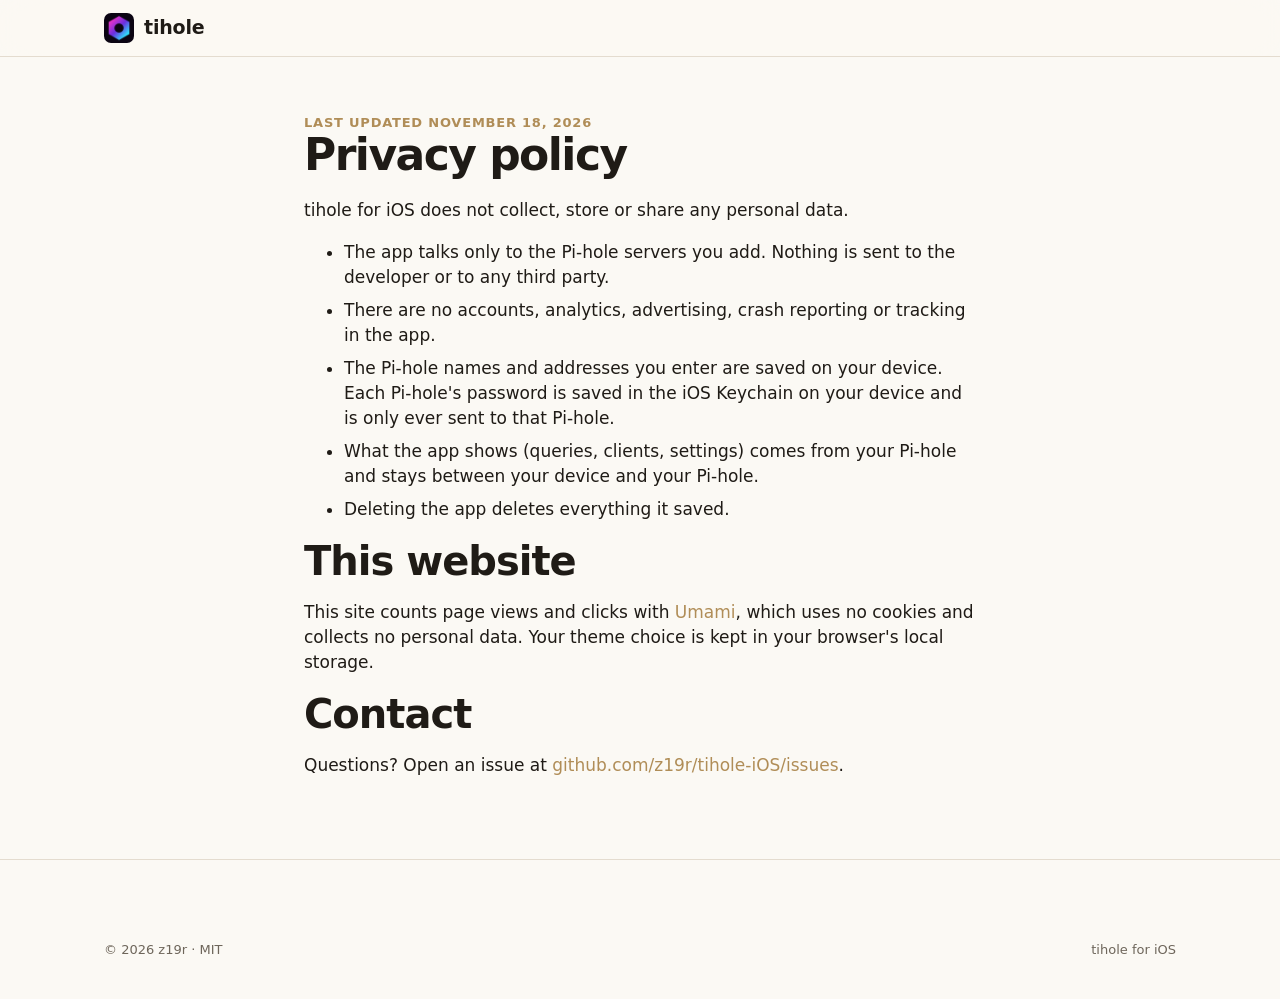
<file: site/privacy.html>
<!DOCTYPE html>
<html lang="en" data-theme="gloss">
<head>
<meta charset="utf-8">
<meta name="viewport" content="width=device-width, initial-scale=1">
<title>Privacy policy — tihole for iOS</title>
<meta name="description" content="tihole for iOS collects no personal
  data. It talks only to the Pi-holes you add.">
<link rel="icon" href="img/favicon.png">
<link rel="apple-touch-icon" href="img/apple-touch-icon.png">
<link rel="stylesheet" href="site.css">
<script src="theme.js"></script>
<script defer src="https://cloud.umami.is/script.js"
  data-website-id="61616153-6493-425c-9ec3-af81dfb62202"
  data-domains="tihole-ios.z19r.com"></script>
</head>
<body>
<nav class="navbar" aria-label="Main">
  <div class="wrap">
    <a class="brand" href="/" data-umami-event="privacy-logo"><img src="img/icon.png" alt="">tihole</a>
  </div>
</nav>
<main class="prose">
  <div class="eyebrow">Last updated November 18, 2026</div>
  <h1>Privacy policy</h1>
  <p>tihole for iOS does not collect, store or share any personal data.</p>
  <ul>
    <li>The app talks only to the Pi-hole servers you add. Nothing is sent
      to the developer or to any third party.</li>
    <li>There are no accounts, analytics, advertising, crash reporting or
      tracking in the app.</li>
    <li>The Pi-hole names and addresses you enter are saved on your
      device. Each Pi-hole's password is saved in the iOS Keychain on your
      device and is only ever sent to that Pi-hole.</li>
    <li>What the app shows (queries, clients, settings) comes from your
      Pi-hole and stays between your device and your Pi-hole.</li>
    <li>Deleting the app deletes everything it saved.</li>
  </ul>
  <h2>This website</h2>
  <p>This site counts page views and clicks with
    <a href="https://umami.is" target="_blank" rel="noreferrer"
      data-umami-event="privacy-umami">Umami</a>,
    which uses no cookies and collects no personal data. Your theme choice
    is kept in your browser's local storage.</p>
  <h2>Contact</h2>
  <p>Questions? Open an issue at
    <a href="https://github.com/z19r/tihole-iOS/issues"
      data-umami-event="privacy-issues">
    github.com/z19r/tihole-iOS/issues</a>.</p>
</main>
<footer>
  <div class="wrap foot-meta">
    <span>© 2026 z19r · MIT</span>
    <a href="/" data-umami-event="privacy-home">tihole for iOS</a>
  </div>
</footer>
</body>
</html>
</file>
<file: site/site.css>
/* tihole for iOS — site styles.
 * The palettes are the app's own (Tihole/Theme/Theme.swift). The look is
 * the app's: system font, inset grouped lists, rounded cards, segmented
 * controls and translucent bars. */

:root,
[data-theme="gloss"] {
  --surface: #0b0412;
  --panel: #190a2e;
  --text: #f4f1fb;
  --subtle: #9e8fc6;
  --accent: #ff2e93;
  --allow: #5cf07a;
  --block: #ff4d6d;
  --warn: #f5b93d;
  --border: #3a1e63;
  --ramp: linear-gradient(90deg, #ff2e93, #e533c9, #6b2fe0, #2ee6ff);
  --bar: rgb(11 4 18 / 0.72);
  --glow: rgb(255 46 147 / 0.22);
  --glow-2: rgb(46 230 255 / 0.14);
  color-scheme: dark;
}

[data-theme="deep-night"] {
  --surface: #0b0f1a;
  --panel: #141b2d;
  --text: #e6eaf2;
  --subtle: #8a93a6;
  --accent: #7aa2f7;
  --allow: #4ade80;
  --block: #f7768e;
  --warn: #f5c97b;
  --border: #2a3550;
  --ramp: linear-gradient(90deg, #7aa2f7, #a5bdfb);
  --bar: rgb(11 15 26 / 0.72);
  --glow: rgb(122 162 247 / 0.2);
  --glow-2: rgb(74 222 128 / 0.08);
  color-scheme: dark;
}

[data-theme="light-luxury"] {
  --surface: #fbf9f4;
  --panel: #ffffff;
  --text: #1f1b16;
  --subtle: #6e665b;
  --accent: #b08d57;
  --allow: #3f9d5a;
  --block: #c0392b;
  --warn: #c9871f;
  --border: #e4dccf;
  --ramp: linear-gradient(90deg, #b08d57, #8a6a3a);
  --bar: rgb(251 249 244 / 0.78);
  --glow: rgb(176 141 87 / 0.16);
  --glow-2: rgb(63 157 90 / 0.06);
  color-scheme: light;
}

[data-theme="pihole-classic"] {
  --surface: #1a1213;
  --panel: #241819;
  --text: #f5e9e9;
  --subtle: #a88b8b;
  --accent: #e5322b;
  --allow: #35c46a;
  --block: #e5322b;
  --warn: #f2b134;
  --border: #4a2e30;
  --ramp: linear-gradient(90deg, #e5322b, #f2b134);
  --bar: rgb(26 18 19 / 0.72);
  --glow: rgb(229 50 43 / 0.2);
  --glow-2: rgb(242 177 52 / 0.08);
  color-scheme: dark;
}

* {
  box-sizing: border-box;
}

html {
  scroll-behavior: smooth;
  scroll-padding-top: 72px;
}

body {
  margin: 0;
  background: var(--surface);
  color: var(--text);
  font: 17px/1.47 -apple-system, BlinkMacSystemFont, "SF Pro Text",
    system-ui, "Segoe UI", Roboto, "Helvetica Neue", Arial, sans-serif;
  -webkit-font-smoothing: antialiased;
  transition: background 0.3s, color 0.3s;
}

a {
  color: var(--accent);
  text-decoration: none;
}

a:hover {
  text-decoration: underline;
}

code {
  font: 0.88em ui-monospace, "SF Mono", Menlo, monospace;
  background: color-mix(in srgb, var(--accent) 12%, transparent);
  padding: 0.1em 0.35em;
  border-radius: 6px;
}

.wrap {
  max-width: 1120px;
  margin: 0 auto;
  padding: 0 24px;
}

.ramp {
  background: var(--ramp);
  -webkit-background-clip: text;
  background-clip: text;
  color: transparent;
}

/* ---------- navigation bar ---------- */

.navbar {
  position: sticky;
  top: 0;
  z-index: 10;
  background: var(--bar);
  backdrop-filter: saturate(180%) blur(20px);
  -webkit-backdrop-filter: saturate(180%) blur(20px);
  border-bottom: 0.5px solid var(--border);
}

.navbar .wrap {
  display: flex;
  align-items: center;
  gap: 20px;
  height: 56px;
}

.brand {
  display: flex;
  align-items: center;
  gap: 10px;
  color: var(--text);
  font-weight: 600;
  font-size: 19px;
  letter-spacing: -0.01em;
}

.brand:hover {
  text-decoration: none;
}

.brand img {
  width: 30px;
  height: 30px;
  border-radius: 7px;
}

.nav-links {
  display: flex;
  gap: 18px;
  margin-left: auto;
  font-size: 15px;
}

.nav-links a {
  color: var(--subtle);
}

.nav-links a:hover {
  color: var(--text);
  text-decoration: none;
}

.nav-right {
  display: flex;
  align-items: center;
  gap: 10px;
}

.pill {
  display: inline-flex;
  align-items: center;
  gap: 6px;
  padding: 4px 10px;
  border-radius: 999px;
  font-size: 13px;
  font-weight: 600;
  background: color-mix(in srgb, var(--allow) 18%, transparent);
  color: var(--allow);
}

.pill .dot {
  width: 7px;
  height: 7px;
  border-radius: 50%;
  background: currentColor;
}

/* The theme picker is a pull-down menu, like the app's. */
.menu {
  position: relative;
}

.menu > button {
  display: inline-flex;
  align-items: center;
  gap: 6px;
  border: 0;
  border-radius: 999px;
  padding: 6px 12px;
  font: inherit;
  font-size: 14px;
  font-weight: 600;
  color: var(--accent);
  background: color-mix(in srgb, var(--accent) 14%, transparent);
  cursor: pointer;
}

.menu ul {
  position: absolute;
  right: 0;
  top: calc(100% + 8px);
  min-width: 230px;
  margin: 0;
  padding: 6px 0;
  list-style: none;
  background: color-mix(in srgb, var(--panel) 92%, transparent);
  backdrop-filter: blur(24px);
  -webkit-backdrop-filter: blur(24px);
  border: 0.5px solid var(--border);
  border-radius: 14px;
  box-shadow: 0 18px 48px rgb(0 0 0 / 0.35);
}

.menu ul[hidden] {
  display: none;
}

.menu li button {
  display: flex;
  width: 100%;
  align-items: center;
  gap: 10px;
  padding: 9px 16px;
  border: 0;
  background: none;
  color: var(--text);
  font: inherit;
  font-size: 15px;
  text-align: left;
  cursor: pointer;
}

.menu li button:hover,
.menu li button:focus-visible {
  background: color-mix(in srgb, var(--accent) 14%, transparent);
  outline: none;
}

.menu .check {
  width: 14px;
  color: var(--accent);
  font-weight: 700;
}

.menu .swatch {
  width: 14px;
  height: 14px;
  margin-left: auto;
  border-radius: 50%;
  border: 0.5px solid var(--border);
}

/* ---------- buttons ---------- */

.btn {
  display: inline-flex;
  align-items: center;
  gap: 8px;
  padding: 13px 22px;
  border-radius: 14px;
  font-weight: 600;
  font-size: 17px;
  border: 0;
  cursor: pointer;
}

.btn:hover {
  text-decoration: none;
  filter: brightness(1.08);
}

.btn-filled {
  background: var(--accent);
  color: #fff;
}

.btn-tinted {
  background: color-mix(in srgb, var(--accent) 16%, transparent);
  color: var(--accent);
}

.btn[aria-disabled="true"] {
  cursor: default;
  filter: none;
}

/* ---------- hero ---------- */

.hero {
  position: relative;
  overflow: hidden;
  padding: 72px 0 40px;
}

.hero .wrap {
  display: grid;
  grid-template-columns: minmax(0, 1.1fr) minmax(0, 0.9fr);
  align-items: center;
  gap: 48px;
}

.glow {
  position: absolute;
  border-radius: 50%;
  filter: blur(80px);
  pointer-events: none;
}

.app-row {
  display: flex;
  align-items: center;
  gap: 14px;
  margin-bottom: 26px;
}

.app-row img {
  width: 64px;
  height: 64px;
  border-radius: 15px;
  box-shadow: 0 8px 24px var(--glow);
}

.app-row .name {
  font-weight: 600;
  font-size: 17px;
}

.app-row .by {
  color: var(--subtle);
  font-size: 14px;
}

h1 {
  margin: 0 0 20px;
  font-size: clamp(40px, 6vw, 68px);
  line-height: 1.04;
  letter-spacing: -0.035em;
  font-weight: 800;
}

.lede {
  max-width: 34em;
  margin: 0 0 30px;
  color: var(--subtle);
  font-size: 19px;
}

.lede b {
  color: var(--text);
  font-weight: 600;
}

.cta {
  display: flex;
  flex-wrap: wrap;
  gap: 12px;
}

.fine {
  margin-top: 16px;
  color: var(--subtle);
  font-size: 13px;
}

.fine .price {
  color: var(--text);
  font-size: 15px;
}

/* ---------- devices ---------- */

.device {
  position: relative;
  margin: 0 auto;
  padding: 12px;
  background: #050208;
  border-radius: 54px;
  box-shadow:
    0 0 0 2px #2b2533,
    0 30px 80px rgb(0 0 0 / 0.45),
    0 0 120px var(--glow);
}

.device img {
  display: block;
  width: 100%;
  height: auto;
  border-radius: 42px;
}

.device.iphone {
  max-width: 330px;
}

.device.iphone::after {
  /* The Dynamic Island. */
  content: "";
  position: absolute;
  top: 22px;
  left: 50%;
  width: 30%;
  height: 26px;
  transform: translateX(-50%);
  border-radius: 999px;
  background: #050208;
}

.device.ipad {
  max-width: 560px;
  padding: 16px;
  border-radius: 36px;
}

.device.ipad img {
  border-radius: 22px;
}

/* ---------- sections ---------- */

.section {
  padding: 72px 0;
}

.section-head {
  margin-bottom: 28px;
}

.eyebrow {
  color: var(--accent);
  font-size: 13px;
  font-weight: 600;
  letter-spacing: 0.06em;
  text-transform: uppercase;
}

h2 {
  margin: 6px 0 8px;
  font-size: clamp(30px, 4vw, 40px);
  line-height: 1.1;
  letter-spacing: -0.025em;
  font-weight: 700;
}

.section-head p {
  margin: 0;
  max-width: 40em;
  color: var(--subtle);
}

/* Segmented control. */
.segmented {
  display: inline-flex;
  max-width: 100%;
  overflow-x: auto;
  scrollbar-width: none;
  padding: 3px;
  gap: 2px;
  border-radius: 10px;
  background: color-mix(in srgb, var(--subtle) 18%, transparent);
}

.segmented button {
  flex: none;
  border: 0;
  border-radius: 8px;
  padding: 7px 16px;
  font: inherit;
  font-size: 14px;
  font-weight: 600;
  color: var(--text);
  background: none;
  cursor: pointer;
}

.segmented button[aria-selected="true"] {
  background: var(--panel);
  box-shadow: 0 2px 8px rgb(0 0 0 / 0.2);
}

.screens-controls {
  display: flex;
  flex-wrap: wrap;
  justify-content: space-between;
  gap: 12px;
  margin-bottom: 32px;
}

.screens-stage {
  position: relative;
  display: grid;
  grid-template-columns: minmax(0, 1fr) minmax(0, 0.8fr);
  align-items: center;
  gap: 48px;
}

.screens-cap h3 {
  margin: 0 0 10px;
  font-size: 28px;
  letter-spacing: -0.02em;
}

.screens-cap p {
  margin: 0;
  color: var(--subtle);
  font-size: 19px;
}

/* Inset grouped list, as in Settings. */
.list {
  margin: 0;
  padding: 0;
  list-style: none;
  background: var(--panel);
  border: 0.5px solid var(--border);
  border-radius: 14px;
  overflow: hidden;
}

.list > li {
  display: flex;
  align-items: center;
  gap: 14px;
  padding: 13px 16px;
}

.list > li + li {
  border-top: 0.5px solid var(--border);
}

.icon {
  flex: none;
  display: grid;
  place-items: center;
  width: 30px;
  height: 30px;
  border-radius: 8px;
  color: #fff;
  font-size: 15px;
  font-weight: 700;
  background: var(--accent);
}

.icon.allow {
  background: var(--allow);
}

.icon.block {
  background: var(--block);
}

.icon.warn {
  background: var(--warn);
}

.icon.subtle {
  background: var(--subtle);
}

.row-main {
  flex: 1;
  min-width: 0;
}

.row-title {
  font-weight: 600;
}

.row-sub {
  color: var(--subtle);
  font-size: 15px;
}

.row-detail {
  flex: none;
  color: var(--subtle);
  font-size: 15px;
}

.list-label {
  margin: 0 16px 8px;
  color: var(--subtle);
  font-size: 13px;
  text-transform: uppercase;
  letter-spacing: 0.02em;
}

.list-foot {
  margin: 8px 16px 0;
  color: var(--subtle);
  font-size: 13px;
}

/* Get started. */
.two-col {
  display: grid;
  grid-template-columns: minmax(0, 1fr) minmax(0, 1fr);
  gap: 40px;
  align-items: start;
}

.step-n {
  flex: none;
  display: grid;
  place-items: center;
  width: 30px;
  height: 30px;
  border-radius: 50%;
  font-weight: 700;
  color: var(--accent);
  background: color-mix(in srgb, var(--accent) 16%, transparent);
}

.sheet {
  padding: 18px 16px 22px;
  border-radius: 24px;
  background: color-mix(in srgb, var(--subtle) 10%, var(--surface));
  border: 0.5px solid var(--border);
}

.sheet-bar {
  display: flex;
  justify-content: space-between;
  align-items: center;
  margin: 0 4px 18px;
  font-size: 17px;
}

.sheet-bar b {
  font-weight: 600;
}

.sheet-bar span {
  color: var(--accent);
}

.sheet-bar .done {
  font-weight: 600;
}

.field {
  justify-content: space-between;
}

.field .value {
  color: var(--subtle);
}

.toggle {
  flex: none;
  position: relative;
  width: 51px;
  height: 31px;
  border-radius: 999px;
  background: var(--allow);
}

.toggle::after {
  content: "";
  position: absolute;
  top: 2px;
  right: 2px;
  width: 27px;
  height: 27px;
  border-radius: 50%;
  background: #fff;
  box-shadow: 0 2px 4px rgb(0 0 0 / 0.25);
}

.ok {
  color: var(--allow);
}

/* Numbers: dashboard tiles. */
.tiles {
  display: grid;
  grid-template-columns: repeat(4, minmax(0, 1fr));
  gap: 14px;
}

.tile {
  padding: 18px;
  border-radius: 16px;
  background: var(--panel);
  border: 0.5px solid var(--border);
}

.tile .label {
  color: var(--subtle);
  font-size: 14px;
}

.tile .num {
  margin: 6px 0 2px;
  color: var(--accent);
  font-size: 40px;
  font-weight: 700;
  letter-spacing: -0.03em;
  font-variant-numeric: tabular-nums;
}

.tile .num small {
  margin-left: 6px;
  font-size: 16px;
  font-weight: 600;
  color: var(--text);
  letter-spacing: 0;
}

.tile .sub {
  color: var(--subtle);
  font-size: 14px;
}

.tile .meter {
  height: 6px;
  margin-top: 12px;
  border-radius: 999px;
  background: color-mix(in srgb, var(--subtle) 22%, transparent);
  overflow: hidden;
}

.tile .meter i {
  display: block;
  height: 100%;
  border-radius: inherit;
  background: var(--ramp);
}

/* Architecture. */
.arch {
  display: grid;
  grid-template-columns: minmax(0, 1fr) auto minmax(0, 1fr);
  gap: 20px;
  align-items: center;
}

.arch .flow {
  color: var(--subtle);
  font-size: 13px;
  text-align: center;
  line-height: 1.8;
}

.arch .flow b {
  display: block;
  color: var(--accent);
  font-size: 22px;
}

/* Releases. */
.release {
  margin-bottom: 18px;
  padding: 20px;
  border-radius: 16px;
  background: var(--panel);
  border: 0.5px solid var(--border);
}

.release-head {
  display: flex;
  align-items: center;
  gap: 12px;
  margin-bottom: 12px;
  color: var(--subtle);
  font-size: 14px;
}

.ver {
  padding: 3px 10px;
  border-radius: 999px;
  color: #fff;
  font-weight: 700;
  background: var(--accent);
}

.release h4 {
  margin: 14px 0 6px;
  color: var(--subtle);
  font-size: 13px;
  text-transform: uppercase;
  letter-spacing: 0.04em;
}

.release ul {
  margin: 0;
  padding-left: 20px;
}

.release li {
  margin: 4px 0;
}

/* FAQ: disclosure rows. */
.faq details + details {
  border-top: 0.5px solid var(--border);
}

.faq summary {
  display: flex;
  align-items: center;
  gap: 12px;
  padding: 15px 16px;
  font-weight: 600;
  cursor: pointer;
  list-style: none;
}

.faq summary::-webkit-details-marker {
  display: none;
}

.faq summary::after {
  content: "›";
  margin-left: auto;
  color: var(--subtle);
  font-size: 22px;
  line-height: 1;
  transition: transform 0.2s;
}

.faq details[open] summary::after {
  transform: rotate(90deg);
}

.faq .answer {
  padding: 0 16px 16px 58px;
  color: var(--subtle);
}

/* Docs cards. */
.cards {
  display: grid;
  grid-template-columns: repeat(4, minmax(0, 1fr));
  gap: 14px;
}

.card {
  display: flex;
  flex-direction: column;
  gap: 6px;
  padding: 18px;
  border-radius: 16px;
  background: var(--panel);
  border: 0.5px solid var(--border);
  color: var(--text);
  transition: transform 0.15s;
}

.card:hover {
  text-decoration: none;
  transform: translateY(-2px);
}

.card .eyebrow {
  font-size: 12px;
}

.card .title {
  font-size: 20px;
  font-weight: 700;
}

.card .desc {
  flex: 1;
  color: var(--subtle);
  font-size: 15px;
}

.card .more {
  color: var(--accent);
  font-weight: 600;
  font-size: 15px;
}

/* Footer. */
footer {
  margin-top: 40px;
  padding: 48px 0 40px;
  border-top: 0.5px solid var(--border);
  color: var(--subtle);
  font-size: 15px;
}

.foot-row {
  display: grid;
  grid-template-columns: minmax(0, 2fr) minmax(0, 1fr) minmax(0, 1fr);
  gap: 32px;
}

footer h4 {
  margin: 0 0 10px;
  color: var(--text);
  font-size: 15px;
}

footer ul {
  margin: 0;
  padding: 0;
  list-style: none;
  line-height: 2;
}

footer a {
  color: var(--subtle);
}

footer a:hover {
  color: var(--text);
}

.foot-meta {
  display: flex;
  flex-wrap: wrap;
  justify-content: space-between;
  gap: 12px;
  margin-top: 32px;
  font-size: 13px;
}

/* Prose pages (privacy). */
.prose {
  max-width: 720px;
  padding: 56px 24px 24px;
  margin: 0 auto;
}

.prose h1 {
  font-size: 44px;
}

.prose li {
  margin: 8px 0;
}

/* ---------- small screens ---------- */

@media (max-width: 900px) {
  .nav-links {
    display: none;
  }

  .nav-right {
    margin-left: auto;
  }

  .hero .wrap,
  .screens-stage,
  .two-col,
  .arch {
    grid-template-columns: minmax(0, 1fr);
  }

  .arch .flow b {
    transform: rotate(90deg);
  }

  .tiles,
  .cards {
    grid-template-columns: repeat(2, minmax(0, 1fr));
  }

  .foot-row {
    grid-template-columns: minmax(0, 1fr) minmax(0, 1fr);
  }

  .foot-row > :first-child {
    grid-column: 1 / -1;
  }
}

@media (max-width: 520px) {
  .tiles,
  .cards {
    grid-template-columns: minmax(0, 1fr);
  }

  .pill {
    display: none;
  }
}

@media (prefers-reduced-motion: reduce) {
  html {
    scroll-behavior: auto;
  }

  * {
    transition: none !important;
  }
}
</file>
